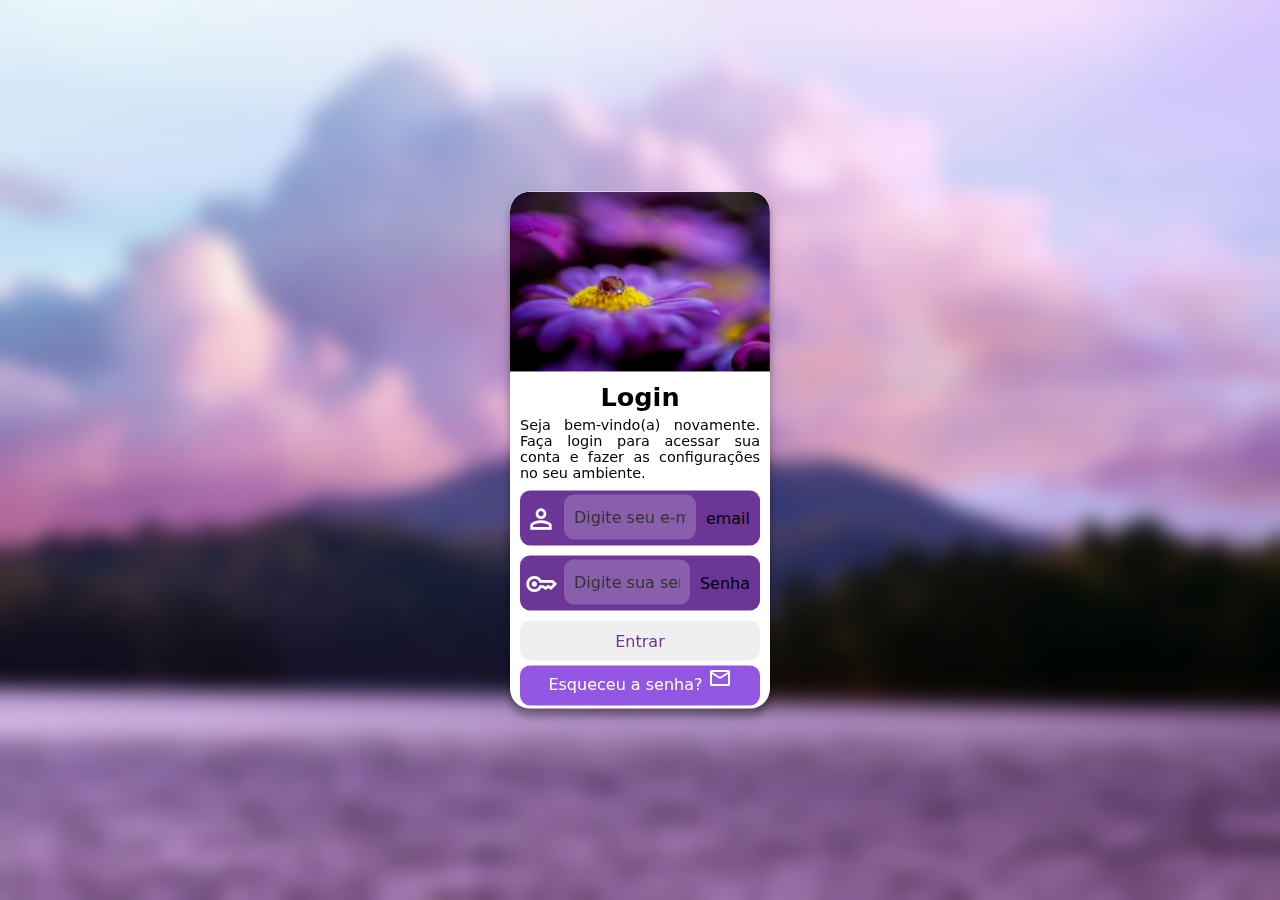
<file: index.html>
<!DOCTYPE html>
<html lang="pt-br">
<head>
    <meta charset="UTF-8">
    <meta name="viewport" content="width=device-width, initial-scale=1.0">
    <title>Tela de login</title>
     <link rel="stylesheet" href="https://fonts.googleapis.com/css2?family=Material+Symbols+Outlined" />
    <link rel="stylesheet" href="estilos/style.css">
    <link rel="stylesheet" href="estilos/media-queries.css">
</head>
<body>
 <main>
     <section id="login">
        <div  id="imagem">
        </div>
        <div id="formulario">
              <h1>Login</h1>
            <p>Seja bem-vindo(a) novamente. Faça login para acessar sua conta e fazer as configurações no seu ambiente.</p>
     
            <form action="login.php" method="post" autocomplete="on">
              <div class="campo">
             <span class="material-symbols-outlined">person</span>
                <input type="email" id="iemail" name="email" placeholder="Digite seu e-mail" required autocomplete="email"> 
                     <label for="iemail">email</label>
                </div>

                <!-- Campo de senha -->
                <div class="campo">
                     <span class="material-symbols-outlined">key</span>
                    <input type="password" id="isenha" name="senha" placeholder="Digite sua senha" required autocomplete="current-password" minlength="8" maxlength="20">
                   <label for="isenha">Senha</label>
                </div>

                <!-- Botão de envio -->
                <div>
                    <input type="submit" value="Entrar" id="entrar">
                    <a href="#">Esqueceu a senha?
                        <span class="material-symbols-outlined">mail</span>
                    </a>
                </div>
            </form>
        </div>
     </section>
 </main>
</body>
</html>
</file>
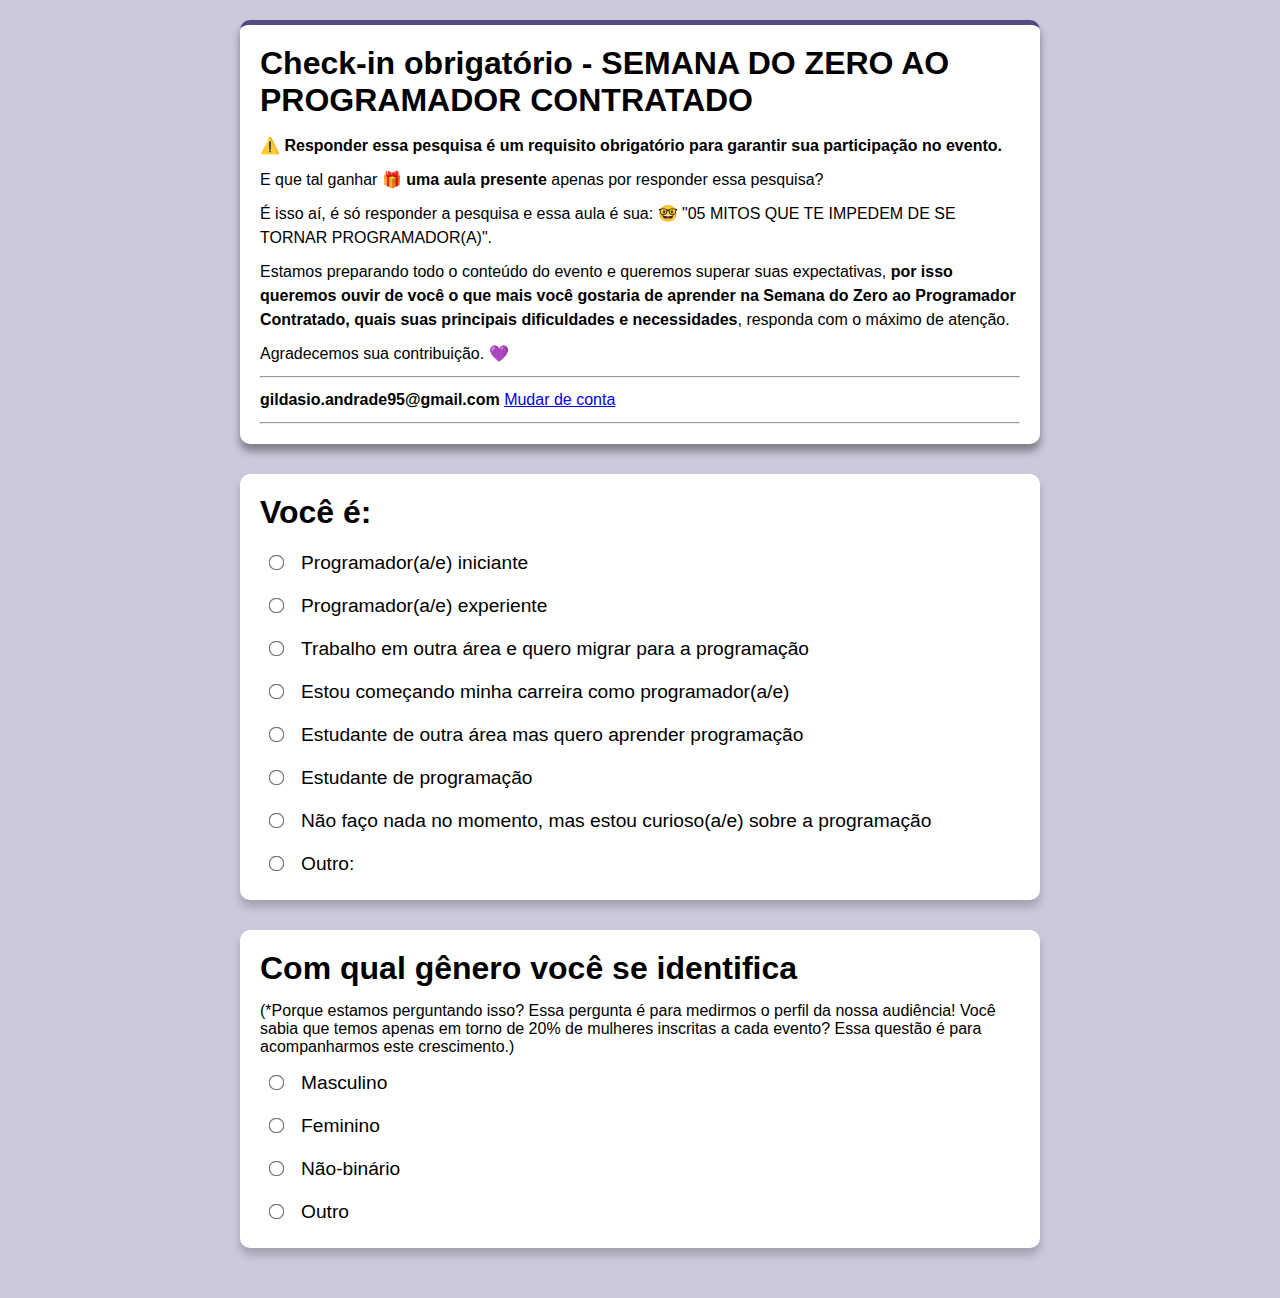
<file: projetin.html>
<!DOCTYPE html>
<html lang="pt-br">
<head>
  <meta charset="UTF-8">
  <meta name="viewport" content="width=device-width, initial-scale=1.0">
  <title>Projeto Cópia</title>
  <style>
    * {
      margin: 0;
      padding: 0;
      box-sizing: border-box;
    }

    body {
      font-family: Arial, sans-serif;
      background-color: #CCC9DB;
      display: flex;
      flex-direction: column;
      align-items: center;
      padding: 20px;
    }

    main {
      background-color: white;
      padding: 20px;
      border-radius: 10px;
      border-top: 5px solid #544A86;
      box-shadow: 0px 7px 9px rgba(0, 0, 0, 0.39);
      max-width: 800px;
      width: 100%;
      margin-bottom: 30px;
    }

    main h1 {
      margin-bottom: 15px;
    }

    main p {
      margin: 10px 0;
      line-height: 1.5em;
    }

    section {
      background-color: white;
      padding: 20px;
      border-radius: 10px;
      box-shadow: 0px 7px 9px rgba(0, 0, 0, 0.2);
      max-width: 800px;
      width: 100%;
      margin-bottom: 30px;
    }

    section h1 {
      margin-bottom: 15px;
    }

    .radio-group,
    .genero-group {
      display: flex;
      flex-direction: column;
      gap: 10px;
      margin-top: 10px;
    }

    label {
      display: flex;
      align-items: center;
      gap: 8px;
      font-size: 1rem;
    }

    input[type="radio"] {
      transform: scale(1.2);
       margin: 10px;
        padding: 10px;
            background-color: #544A86;
    }
    input[type="radio"]:hover{
    
    
    }
    label{
        font-size: 1.2em;
    }
  </style>
</head>
<body>

  <main>
    <h1>Check-in obrigatório - SEMANA DO ZERO AO PROGRAMADOR CONTRATADO</h1>
    <p><strong>⚠️ Responder essa pesquisa é um requisito obrigatório para garantir sua participação no evento.</strong></p>
    <p>E que tal ganhar 🎁<strong> uma aula presente</strong> apenas por responder essa pesquisa?</p>
    <p>É isso aí, é só responder a pesquisa e essa aula é sua: 🤓 "05 MITOS QUE TE IMPEDEM DE SE TORNAR PROGRAMADOR(A)".</p>
    <p>Estamos preparando todo o conteúdo do evento e queremos superar suas expectativas, <strong>por isso queremos ouvir de você o que mais você gostaria de aprender na Semana do Zero ao Programador Contratado, quais suas principais dificuldades e necessidades</strong>, responda com o máximo de atenção.</p>
    <p>Agradecemos sua contribuição. 💜</p>
    <hr>
    <p><strong>gildasio.andrade95@gmail.com</strong> <a href="#">Mudar de conta</a></p>
    <hr>
  </main>

  <section>
    <h1>Você é:</h1>
    <div class="radio-group">
      <label><input type="radio" name="prof"> Programador(a/e) iniciante</label>
      <label><input type="radio" name="prof"> Programador(a/e) experiente</label>
      <label><input type="radio" name="prof"> Trabalho em outra área e quero migrar para a programação</label>
      <label><input type="radio" name="prof"> Estou começando minha carreira como programador(a/e)</label>
      <label><input type="radio" name="prof"> Estudante de outra área mas quero aprender programação</label>
      <label><input type="radio" name="prof"> Estudante de programação</label>
      <label><input type="radio" name="prof"> Não faço nada no momento, mas estou curioso(a/e) sobre a programação</label>
      <label><input type="radio" name="prof"> Outro:</label>
    </div>
  </section>

  <section>
    <h1>Com qual gênero você se identifica</h1>
    <p>(*Porque estamos perguntando isso? Essa pergunta é para medirmos o perfil da nossa audiência! Você sabia que temos apenas em torno de 20% de mulheres inscritas a cada evento? Essa questão é para acompanharmos este crescimento.)</p>
    <div class="genero-group">
      <label><input type="radio" name="genero"> Masculino</label>
      <label><input type="radio" name="genero"> Feminino</label>
      <label><input type="radio" name="genero"> Não-binário</label>
      <label><input type="radio" name="genero"> Outro</label>
    </div>
  </section>

</body>
</html>
</file>
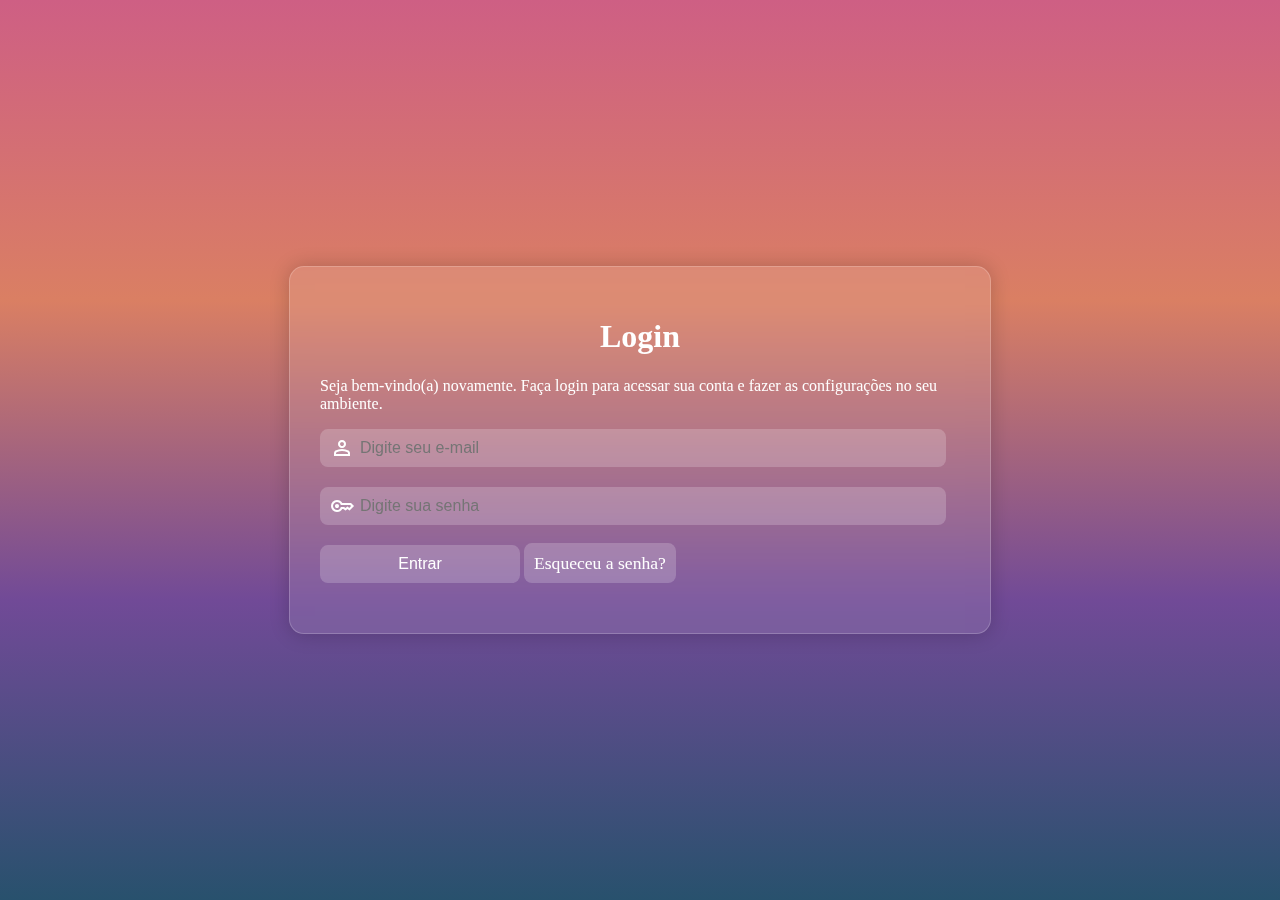
<file: testes/teste.html>
<!DOCTYPE html>
<html lang="pt-br"> 
<head>
    <meta charset="UTF-8">
    <meta name="viewport" content="width=device-width, initial-scale=1.0">
    <title>Tela de Login</title>
    

    <!-- Ícones do Google Fonts -->
    <link rel="stylesheet" href="https://fonts.googleapis.com/css2?family=Material+Symbols+Outlined" />

    <!-- Estilos personalizados -->
    <link rel="stylesheet" href="estilos2/style2.css">
    <link rel="stylesheet" href="estilos2/media-queries2.css">

    <style>
        .material-symbols-outlined {
            font-variation-settings:
                'FILL' 0,
                'wght' 400,
                'GRAD' 0,
                'opsz' 24;
        }
    </style>
</head>
<body>
    <section id="login">
        <div id="imagem">
            <!-- Adicione uma imagem aqui, se desejar -->
        </div>
        <div id="formulario">
            <h1>Login</h1>
            <p>Seja bem-vindo(a) novamente. Faça login para acessar sua conta e fazer as configurações no seu ambiente.</p>

            <form action="login.php" method="post">
                <!-- Campo de e-mail -->
                <div class="campo">
                    <label for="iemail">
                        <span class="material-symbols-outlined">person</span>
                    </label>
                    <input type="email" id="iemail" name="email" placeholder="Digite seu e-mail" required>
                </div>

                <!-- Campo de senha -->
                <div class="campo">
                    <label for="isenha">
                        <span class="material-symbols-outlined">key</span>
                    </label>
                    <input type="password" id="isenha" name="senha" placeholder="Digite sua senha" required>
                </div>

                <!-- Botão de envio -->
                <div class="campo">
                    <input type="submit" value="Entrar" id="entrar">
                    <a href="#">Esqueceu a senha?</a>
                </div>
            </form>
        </div>
    </section>
</body>
</html>
</file>
<file: estilos/style.css>
@charset "UTF-8";
/* Tudo o que achar interresante irei anotar aqui (estou assistindo a aula do GustavoGuanabara no CursoEmVideo)

       backdrop-filter: blur(10px);              
        -webkit-backdrop-filter: blur(10px); 

        efeito de desfoque

    overflow: hidden;

    isso é tudo que estiver fora da borda 
    não irá aparecer
*/
/*
    Paleta de cores 
    #722770
    #955D94
    #DCC9DB
    #5f2c82
    #49a09d
*/
 .material-symbols-outlined {
            font-variation-settings:
                'FILL' 0,
                'wght' 400,
                'GRAD' 0,
                'opsz' 24;
        }
    *{
        margin:0px;
        padding: 0px;
        font-family: system-ui, -apple-system, BlinkMacSystemFont, 'Segoe UI', Roboto, Oxygen, Ubuntu, Cantarell, 'Open Sans', 'Helvetica Neue', sans-serif;
    }

    body{
           background-color: #CCC9DB;
           margin: 0px;
           height: 100vh;
           width: 100vw;
           background-image: url(../imagens/img-login.jpg.jpg);
           background-size: cover;
           background-position: center center;
           backdrop-filter: blur(10px);               /* efeito de desfoque */
         -webkit-backdrop-filter: blur(10px); 
    }
    main{
        height: 100vh;
        width: 100vw;
        position: relative;
    }
    section#login{
        top: 50%;
        left: 50%;
        transform: translate(-50%,-50%);
        position: absolute;
        background-color: white;
        width: 260px;
        height: 517px;
        border-radius: 20px;
        
        box-shadow: 0px 7px 9px rgba(0, 0, 0, 0.349);
        overflow: hidden;
    }
    section#login > div#imagem{
        display: block;
        background-image: url(../imagens/img-pqna.jpg.jpg);
        width: 260px;
        height: 180px;
        background-size: cover;
        background-repeat: no-repeat;
        background-position: center center;
        backdrop-filter: blur(200px);               /* efeito de desfoque */
         -webkit-backdrop-filter: blur(200px); 
    }
    #formulario p {
        font-size: 0.9em;
        text-align: justify;
    }
    #formulario
    {   display: block;
        padding: 10px;
    }
    #formulario > h1{
        text-align: center;
        font-size: 1.6em;
        margin-bottom: 5px;
    }
.campo {
    margin-top: 10px;
    display: flex;
    align-items: center;
    margin-bottom: 10px;
    background-color: #6c3697;
    border-radius: 10px;
    overflow: hidden;
    height: 45px;
    padding-left: 5px;
    padding-top: 5px;
    padding-bottom: 5px;
}

.campo label {
    background-color: #6c3697;
    padding: 10px;
    display: flex;
    align-items: center;
    justify-content: center;
}

.campo .material-symbols-outlined {
    color: white;
    font-size: 2em;
}
div.campo > input:focus-within{
    background-color: white;
}
.campo input {
    width: 89vw;
    flex: 1;
    height: 100%;
    padding: 0 10px;
    border: none;
    outline: none;
    background-color: #94CFCD;
    color: #000;
    font-size: 1em;
    border-radius: 0 10px 10px 0;
   margin-top: 10px;
}

.campo input::placeholder {
    color: #333;
}


  label{
    display: block;
  }
    input[type=submit]{
        color: #6c3697;
        display: block;
        cursor: pointer;
          margin-bottom: 5px;
        border: none;
        width: 100%;
        height: 40px;
        border-radius: 10px; 
        transition: background-color 0.4s ease; 
        font-size: 1em;
    }
    input[type=submit]:hover{
        background-color: #412764;
        transition: 0.4s;
        color: white;
      
    }


    input[type=password],input[type=email]{
        border-radius: 10px;
        background-color: rgba(255, 255, 255, 0.2);
        height: 100%;
        width: 85%;
        color: white;
        border: none;
        font-size: 1em;
        margin-left: 7px;
        margin-bottom: 12px;
        transition: background-color 0.4s ease;
    }
    input[type=password]:hover,input[type=email]:hover{
    background-color:  rgba(77, 76, 76, 0.2);
    transition: 0.4s;
    }
   a{
        text-decoration: none;
        width: 100%;
        height: 40px;
        border-radius: 10px; 
        transition: background-color 0.4s ease,color 0.4s ease; 
         color: white;
        display: block;
        cursor: pointer;
      background-color: #9356e2;
        font-size: 1em;
        text-align: center;
        
   }
   a > span{

     font-size: large;
   }
   a:hover{
        color: #9356e2;
        background-color: white;
    
        border: 2px solid #9594cf;
   }
</file>
<file: estilos/media-queries.css>
@charset "UTF-8";
</file>
<file: testes/estilos2/style2.css>
@charset "UTF-8";
/*
    Paleta de cores 
    #722770
    #955D94
    #DCC9DB
    #5f2c82
    #49a09d
*/

#D56757
html{
    width: 100vw;
    height: 100vh;
}

body {
    background: linear-gradient(to bottom, #ce5f84, #da7f63, #714a97, #28516d);
    background-size: cover;
    height: 100vh;
    margin: 0;
}
#formulario {
    background-color: rgba(255, 255, 255, 0.1); /* Fundo branco transparente */
    backdrop-filter: blur(10px); /* Desfoque */
    -webkit-backdrop-filter: blur(10px); /* Compatibilidade com Safari */
    border: 1px solid rgba(255, 255, 255, 0.2); /* Borda suave */
    padding: 30px;
    border-radius: 15px;
    box-shadow: 0 0 20px rgba(0, 0, 0, 0.2);
    color: white;
    margin: auto;
    width: 80vw;
}
section{
    top: 50%;
    left: 50%;
    position: absolute;
    transform: translate(-50%,-50%);
}
.campo {
  position: relative;
  margin-bottom: 20px;
}

.campo span{
  position: absolute;
  left: 10px;
  top: 50%;
  transform: translateY(-50%);
  color: white;
  pointer-events: none;
}

.campo input {
  width: 90%;
  padding: 10px 10px 10px 40px; /* espaço para o ícone à esquerda */
  border: none;
  border-radius: 8px;
  background-color: rgba(255, 255, 255, 0.2);
  color: #fff;
  font-size: 16px;
  outline: none;
  transition: background-color 0.4s ease,color 0.4s ease;
}
.campo input#entrar{
    display: inline-block;
    width: 200px;
    padding: 10px 10px 10px 10px;
}
.campo a{
  font-weight: lighter;
  width: 200px;
  padding: 10px 10px 10px 10px; /* espaço para o ícone à esquerda */
  border: none;
  border-radius: 8px;
  background-color: rgba(255, 255, 255, 0.2);
  color: #fff;
  font-size: 16px;
  outline: none;
  transition: background-color 0.4s ease,color 0.4s ease;
  text-decoration: none;
  font-size: 1.1em;
}
h1{
    font-size: 2em;
    text-align: center;
}
.campo input:hover{
   background-color:  rgba(37, 36, 36, 0.2);
   transition: 0.4s;
}
.campo a:hover{
   background-color:  rgba(37, 36, 36, 0.2);
   transition: 0.4s;
}
</file>
<file: testes/estilos2/media-queries2.css>
@charset "UTF-8";
@media screen and (min-width:768px) {

   .campo input{
        width: 90%;
   }

    #formulario{
        width: 50vw;
    }
}
</file>
